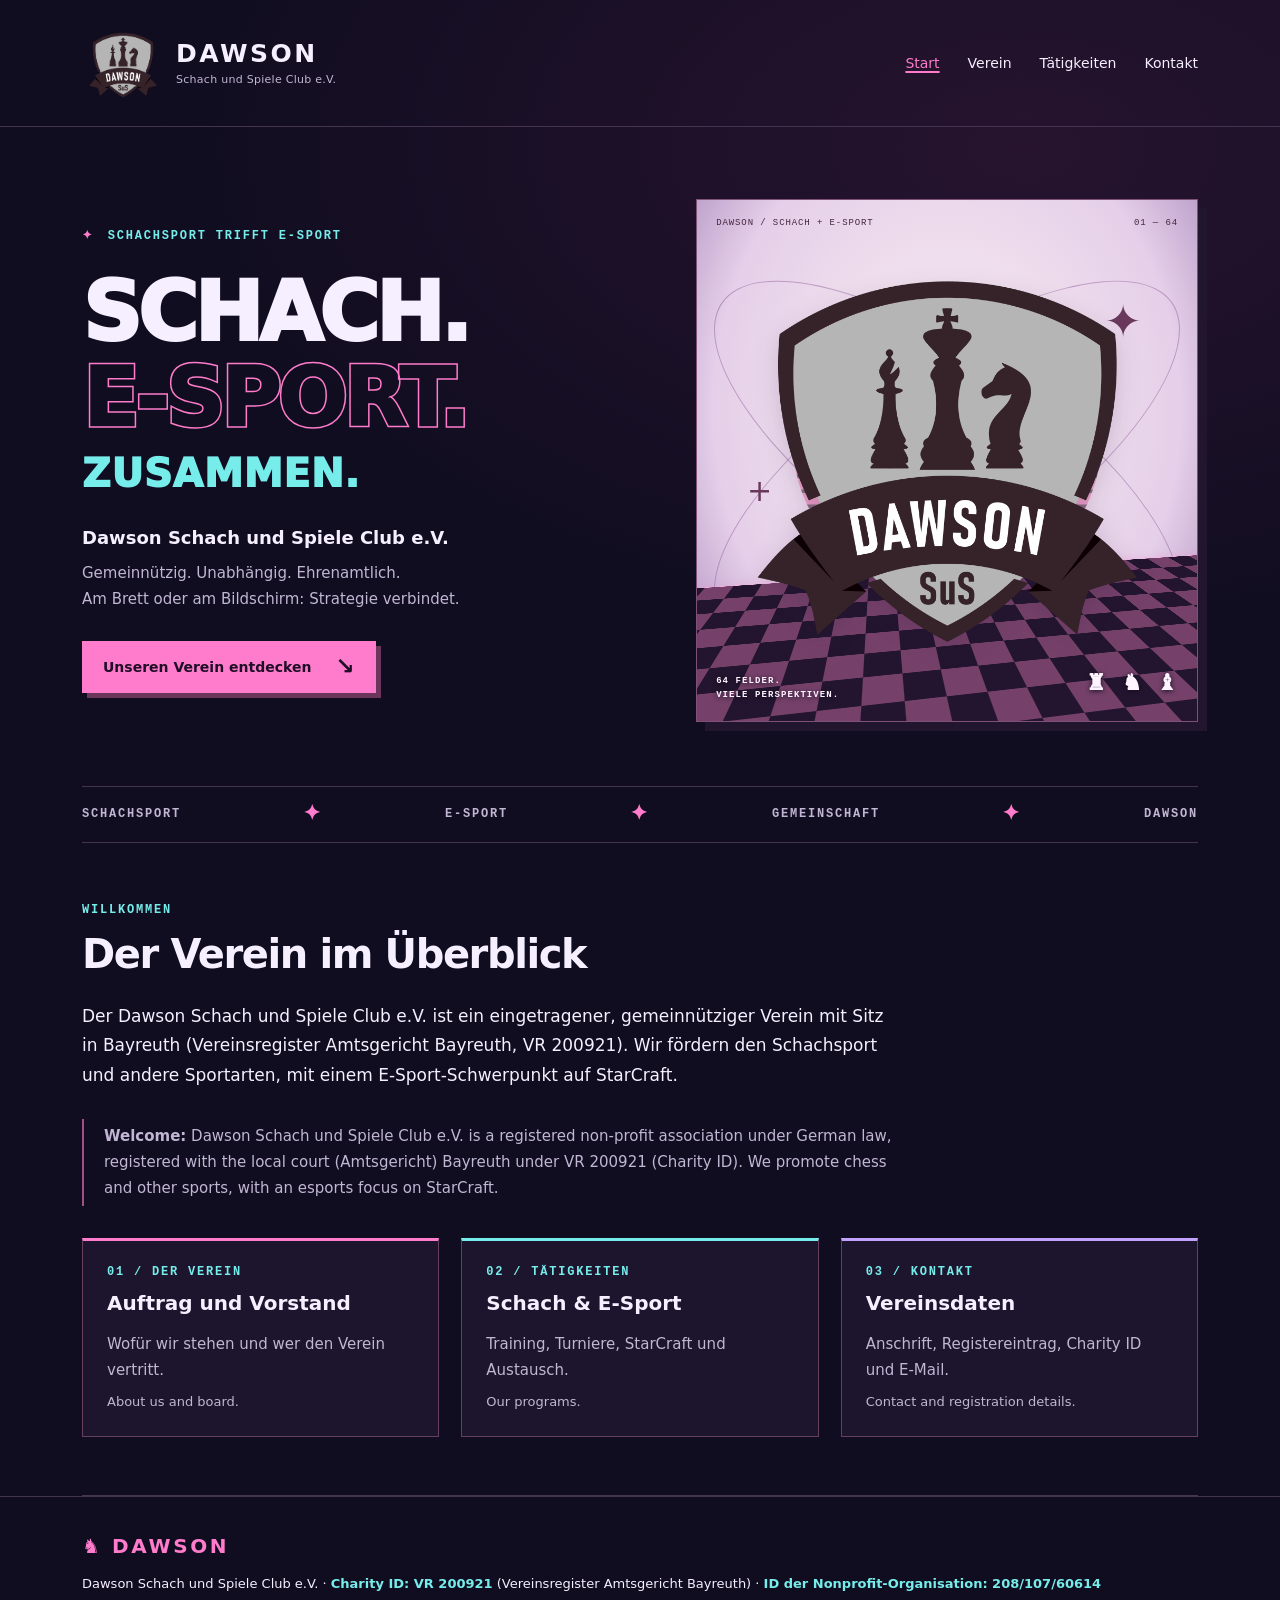
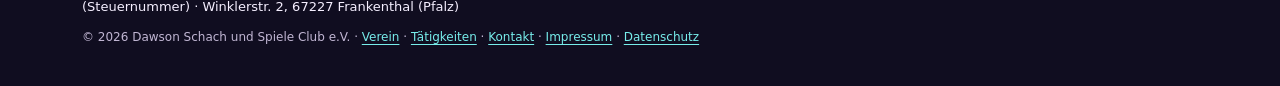
<file: index.html>
<!doctype html>
<html lang="de">
<head>
<meta charset="utf-8">
<meta name="viewport" content="width=device-width,initial-scale=1">
<title>Dawson Schach und Spiele Club e.V.</title>
<meta name="description" content="Dawson Schach und Spiele Club e.V. – gemeinnütziger Verein für Schachsport und E-Sport mit Schwerpunkt StarCraft. Sitz Bayreuth, Vereinsregister VR 200921.">
<link rel="stylesheet" href="style.css?v=20261024">
</head>
<body>
<a class="skip-link" href="#inhalt">Zum Inhalt</a>
<header class="site-header"><div class="wrap masthead">
  <a class="brand" href="index.html" aria-label="Dawson – Startseite"><img class="brand-logo" src="assets/dawson-logo.png" width="82" height="80" alt=""><span>DAWSON<span class="brand-small">Schach und Spiele Club e.V.</span></span></a>
  <nav aria-label="Hauptnavigation"><a href="index.html" aria-current="page">Start</a><a href="verein.html">Verein</a><a href="angebot.html">Tätigkeiten</a><a href="kontakt.html">Kontakt</a></nav>
</div></header>

<main id="inhalt" class="wrap">
<section class="hero" aria-labelledby="hero-title">
  <div class="hero-copy">
    <p class="eyebrow"><span aria-hidden="true">✦</span> Schachsport trifft E-Sport</p>
    <h1 id="hero-title"><span>SCHACH.</span><span class="outline">E-SPORT.</span><span class="hero-together">ZUSAMMEN.</span></h1>
    <p class="hero-intro">Dawson Schach und Spiele Club e.V.</p>
    <p class="hero-detail">Gemeinnützig. Unabhängig. Ehrenamtlich.<br>Am Brett oder am Bildschirm: Strategie verbindet.</p>
    <a class="button" href="verein.html">Unseren Verein entdecken <span aria-hidden="true">↘</span></a>
  </div>
  <div class="chess-art logo-art">
    <div class="art-caption" aria-hidden="true"><span>DAWSON / SCHACH + E-SPORT</span><span>01 — 64</span></div>
    <div class="sun" aria-hidden="true"></div><div class="orbit orbit-one" aria-hidden="true"></div><div class="orbit orbit-two" aria-hidden="true"></div>
    <div class="retro-board" aria-hidden="true"></div>
    <img class="hero-logo" src="assets/dawson-logo.png" width="480" height="467" alt="Vereinslogo des Dawson Schach und Spiele Club: Wappen mit Läufer, König und Springer sowie dem Schriftzug Dawson SuS." fetchpriority="high">
    <span class="art-star star-one" aria-hidden="true">✦</span><span class="art-star star-two" aria-hidden="true">+</span>
    <div class="art-bottom" aria-hidden="true"><span>64 FELDER.<br>VIELE PERSPEKTIVEN.</span><span>♜ ♞ ♝</span></div>
  </div>
</section>
<div class="ribbon" aria-hidden="true"><span>SCHACHSPORT</span><b>✦</b><span>E-SPORT</span><b>✦</b><span>GEMEINSCHAFT</span><b>✦</b><span>DAWSON</span></div>

<section class="content-section overview" aria-labelledby="ueberblick">
  <p class="section-label">Willkommen</p>
  <h2 id="ueberblick">Der Verein im Überblick</h2>
  <p>Der Dawson Schach und Spiele Club e.V. ist ein eingetragener, gemeinnütziger Verein mit Sitz in Bayreuth
  (Vereinsregister Amtsgericht Bayreuth, VR 200921). Wir fördern den Schachsport und andere Sportarten,
  mit einem E-Sport-Schwerpunkt auf StarCraft.</p>
  <p class="en" lang="en"><strong>Welcome:</strong> Dawson Schach und Spiele Club e.V. is a registered non-profit
  association under German law, registered with the local court (Amtsgericht) Bayreuth under VR 200921 (Charity ID).
  We promote chess and other sports, with an esports focus on StarCraft.</p>
  <ul class="teasers">
    <li><a href="verein.html"><span class="section-label">01 / Der Verein</span><strong>Auftrag und Vorstand</strong>Wofür wir stehen und wer den Verein vertritt. <span class="en-inline" lang="en">About us and board.</span></a></li>
    <li><a href="angebot.html"><span class="section-label">02 / Tätigkeiten</span><strong>Schach &amp; E-Sport</strong>Training, Turniere, StarCraft und Austausch. <span class="en-inline" lang="en">Our programs.</span></a></li>
    <li><a href="kontakt.html"><span class="section-label">03 / Kontakt</span><strong>Vereinsdaten</strong>Anschrift, Registereintrag, Charity ID und E-Mail. <span class="en-inline" lang="en">Contact and registration details.</span></a></li>
  </ul>
</section>
</main>

<footer><div class="wrap"><span class="footer-brand">♞ DAWSON</span>
<p class="footer-id">Dawson Schach und Spiele Club e.V. · <strong>Charity ID: VR 200921</strong> (Vereinsregister Amtsgericht Bayreuth) · <strong>ID der Nonprofit-Organisation: 208/107/60614</strong> (Steuernummer) · Winklerstr. 2, 67227 Frankenthal (Pfalz)</p>
<p>© 2026 Dawson Schach und Spiele Club e.V. · <a href="verein.html">Verein</a> · <a href="angebot.html">Tätigkeiten</a> · <a href="kontakt.html">Kontakt</a> · <a href="impressum.html">Impressum</a> · <a href="datenschutz.html">Datenschutz</a></p>
</div></footer>
</body>
</html>
</file>
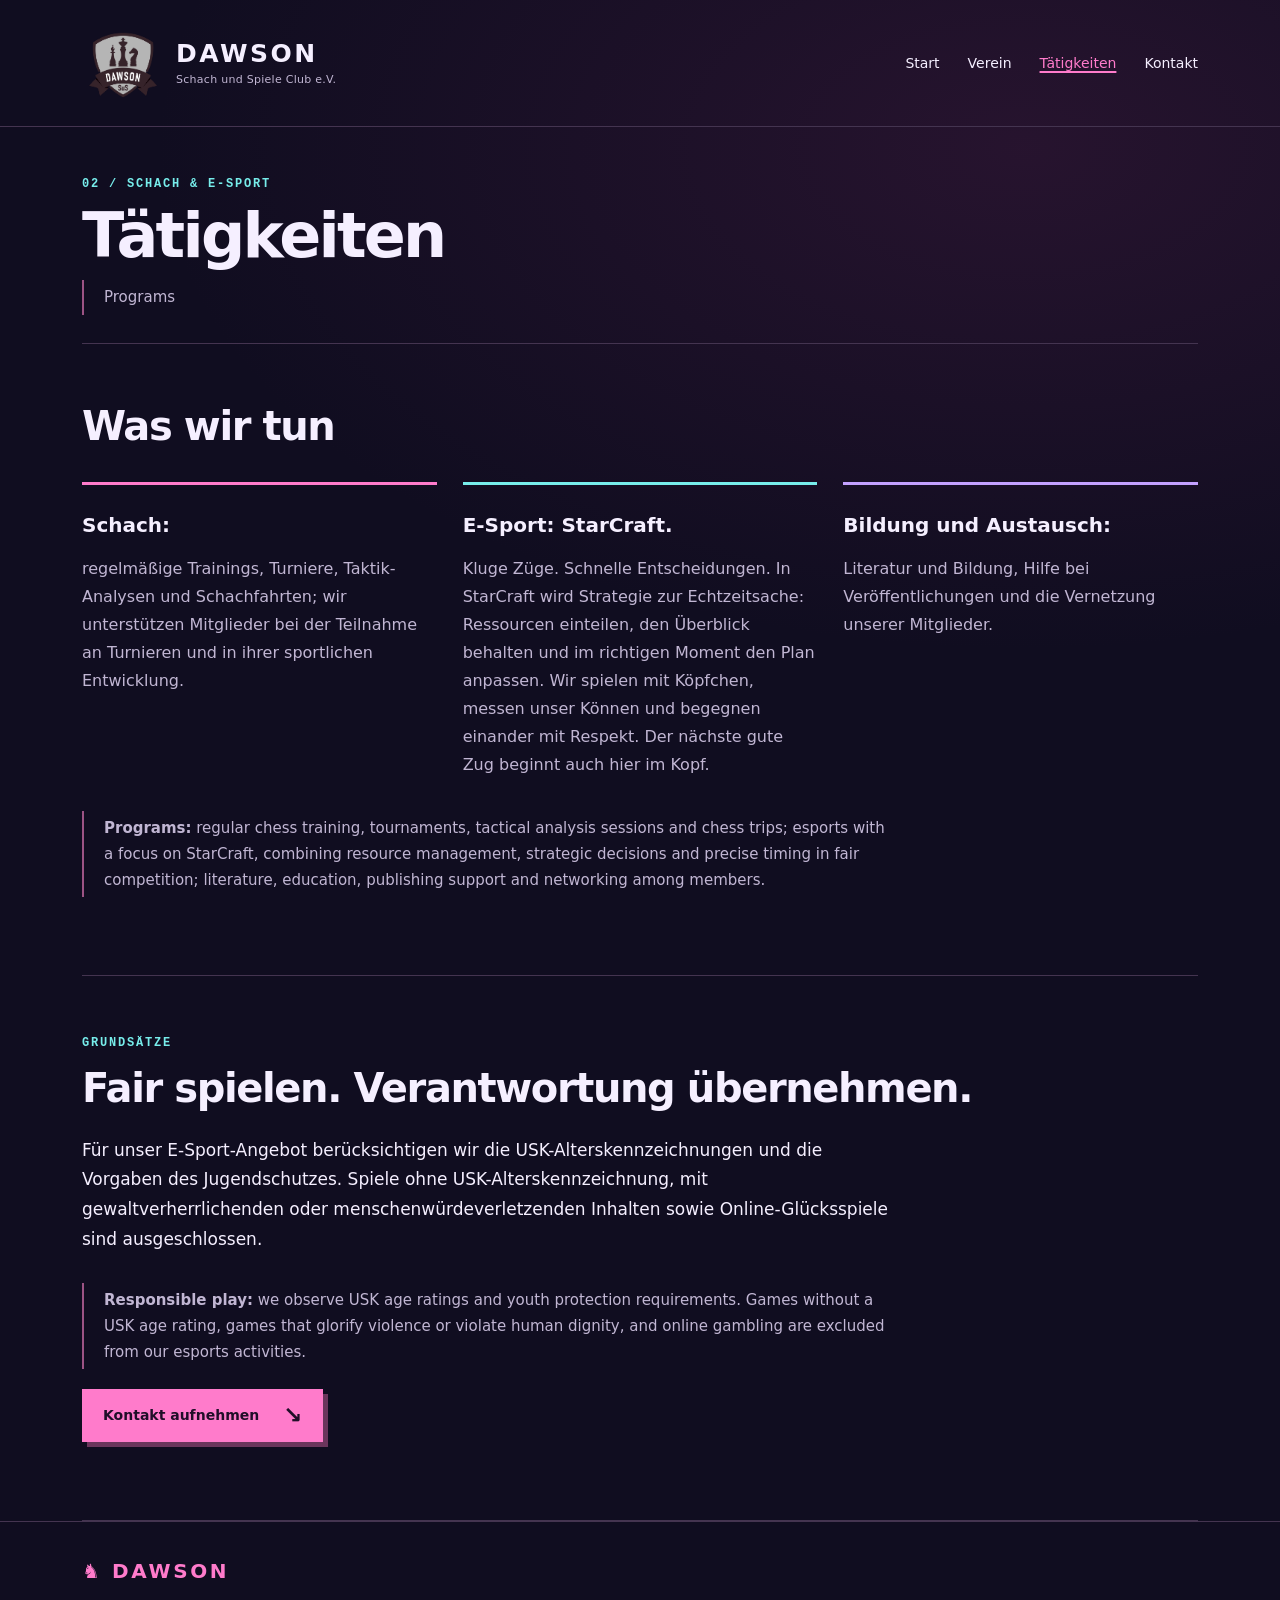
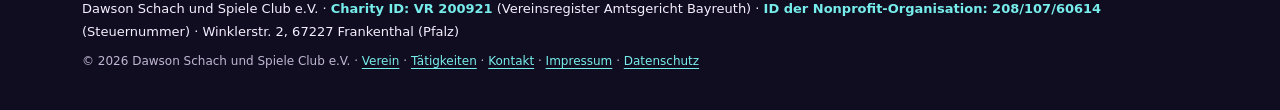
<file: angebot.html>
<!doctype html>
<html lang="de">
<head>
<meta charset="utf-8">
<meta name="viewport" content="width=device-width,initial-scale=1">
<title>Tätigkeiten – Dawson Schach und Spiele Club e.V.</title>
<meta name="description" content="Schach, E-Sport mit Schwerpunkt StarCraft, Bildung und Austausch: die Tätigkeiten des Dawson Schach und Spiele Club e.V.">
<link rel="stylesheet" href="style.css?v=20261024">
</head>
<body>
<a class="skip-link" href="#inhalt">Zum Inhalt</a>
<header class="site-header"><div class="wrap masthead">
  <a class="brand" href="index.html" aria-label="Dawson – Startseite"><img class="brand-logo" src="assets/dawson-logo.png" width="82" height="80" alt=""><span>DAWSON<span class="brand-small">Schach und Spiele Club e.V.</span></span></a>
  <nav aria-label="Hauptnavigation"><a href="index.html">Start</a><a href="verein.html">Verein</a><a href="angebot.html" aria-current="page">Tätigkeiten</a><a href="kontakt.html">Kontakt</a></nav>
</div></header>

<main id="inhalt" class="wrap">
<div class="page-head">
  <p class="section-label">02 / Schach &amp; E-Sport</p>
  <h1>Tätigkeiten</h1>
  <p class="en" lang="en">Programs</p>
</div>

<section class="content-section programs" aria-labelledby="was-wir-tun">
  <h2 id="was-wir-tun">Was wir tun</h2>
  <ul>
    <li><strong>Schach:</strong> regelmäßige Trainings, Turniere, Taktik-Analysen und Schachfahrten; wir
    unterstützen Mitglieder bei der Teilnahme an Turnieren und in ihrer sportlichen Entwicklung.</li>
    <li><strong>E-Sport: StarCraft.</strong> Kluge Züge. Schnelle Entscheidungen.
    In StarCraft wird Strategie zur Echtzeitsache: Ressourcen einteilen, den Überblick behalten und im
    richtigen Moment den Plan anpassen. Wir spielen mit Köpfchen, messen unser Können und begegnen
    einander mit Respekt. Der nächste gute Zug beginnt auch hier im Kopf.</li>
    <li><strong>Bildung und Austausch:</strong> Literatur und Bildung, Hilfe bei Veröffentlichungen und die
    Vernetzung unserer Mitglieder.</li>
  </ul>
  <p class="en" lang="en"><strong>Programs:</strong> regular chess training, tournaments, tactical analysis
  sessions and chess trips; esports with a focus on StarCraft, combining resource management, strategic
  decisions and precise timing in fair competition; literature, education, publishing support and networking
  among members.</p>
</section>

<section class="content-section" aria-labelledby="fair-play">
  <p class="section-label">Grundsätze</p>
  <h2 id="fair-play">Fair spielen. Verantwortung übernehmen.</h2>
  <p>Für unser E-Sport-Angebot berücksichtigen wir die USK-Alterskennzeichnungen und die Vorgaben des Jugendschutzes.
  Spiele ohne USK-Alterskennzeichnung, mit gewaltverherrlichenden oder menschenwürdeverletzenden Inhalten
  sowie Online-Glücksspiele sind ausgeschlossen.</p>
  <p class="en" lang="en"><strong>Responsible play:</strong> we observe USK age ratings and youth protection
  requirements. Games without a USK age rating, games that glorify violence or violate human dignity,
  and online gambling are excluded from our esports activities.</p>
  <p><a class="button" href="kontakt.html">Kontakt aufnehmen <span aria-hidden="true">↘</span></a></p>
</section>
</main>

<footer><div class="wrap"><span class="footer-brand">♞ DAWSON</span>
<p class="footer-id">Dawson Schach und Spiele Club e.V. · <strong>Charity ID: VR 200921</strong> (Vereinsregister Amtsgericht Bayreuth) · <strong>ID der Nonprofit-Organisation: 208/107/60614</strong> (Steuernummer) · Winklerstr. 2, 67227 Frankenthal (Pfalz)</p>
<p>© 2026 Dawson Schach und Spiele Club e.V. · <a href="verein.html">Verein</a> · <a href="angebot.html">Tätigkeiten</a> · <a href="kontakt.html">Kontakt</a> · <a href="impressum.html">Impressum</a> · <a href="datenschutz.html">Datenschutz</a></p>
</div></footer>
</body>
</html>
</file>
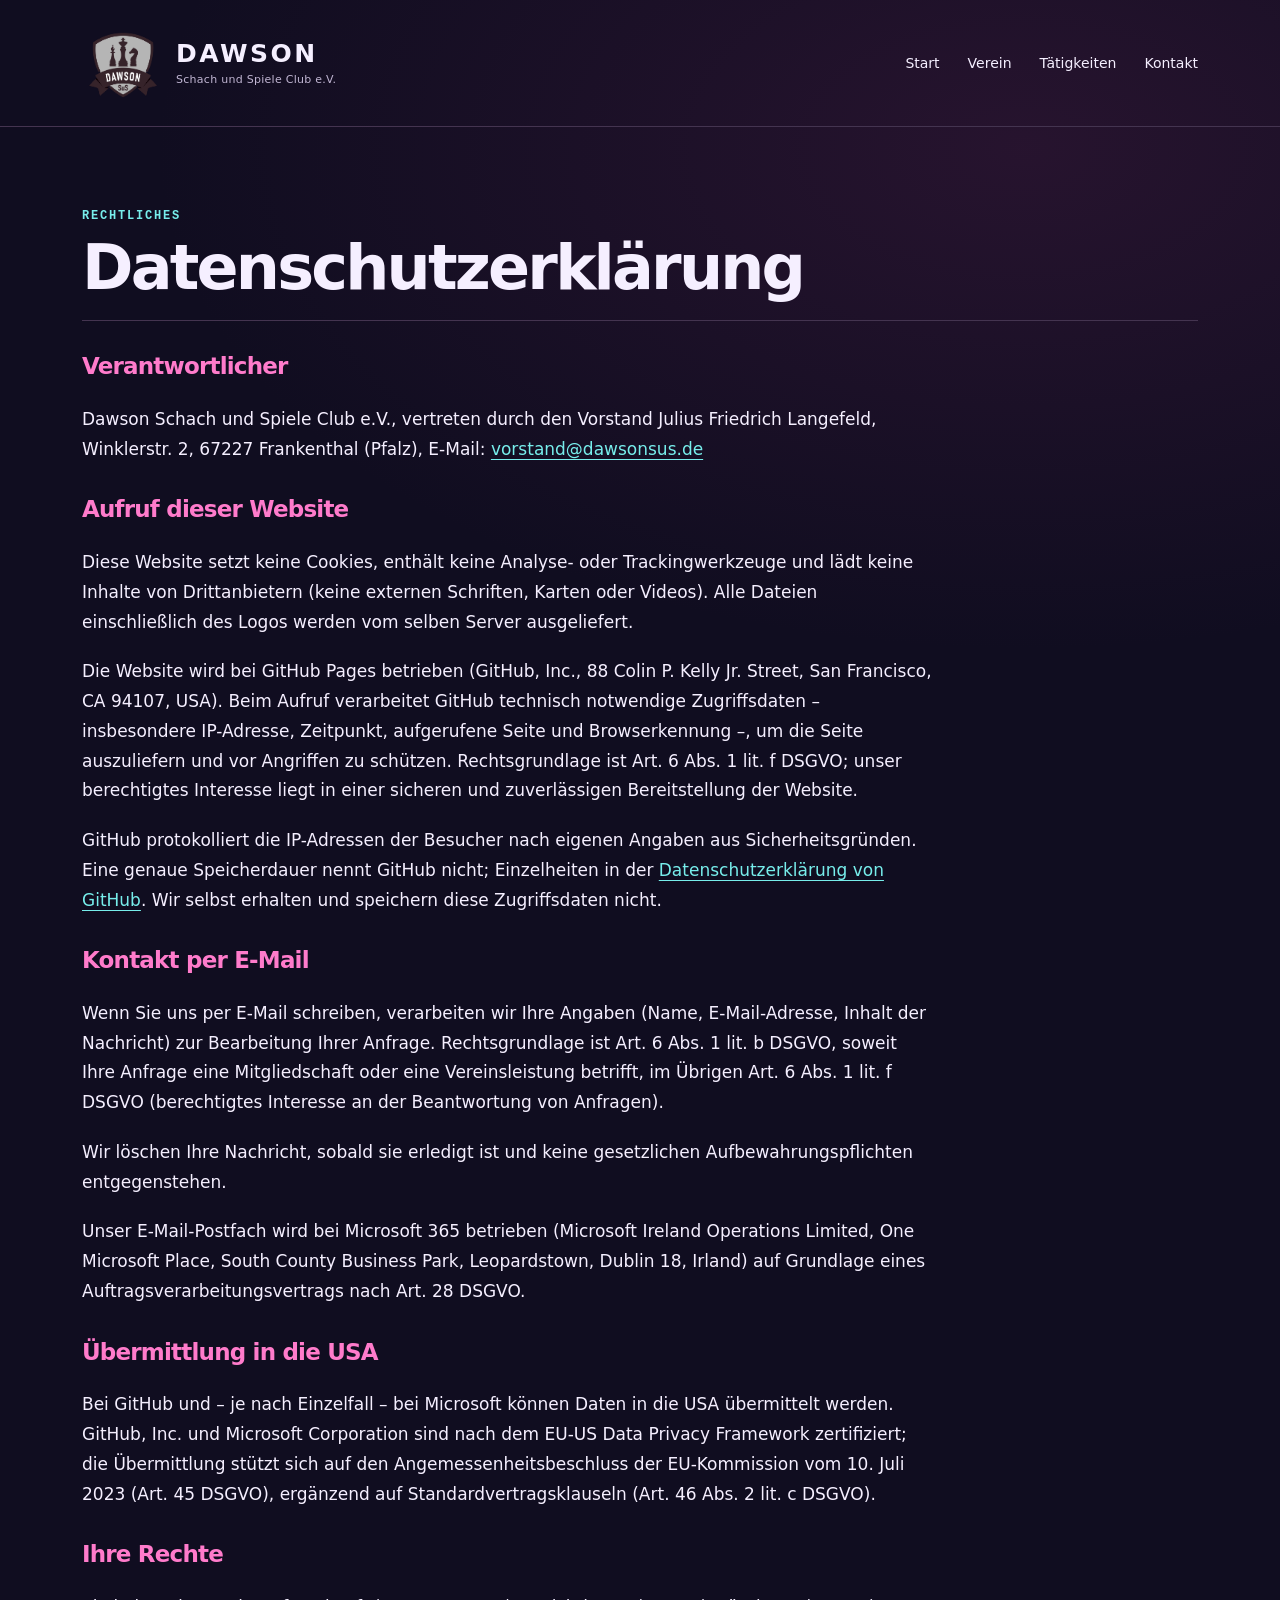
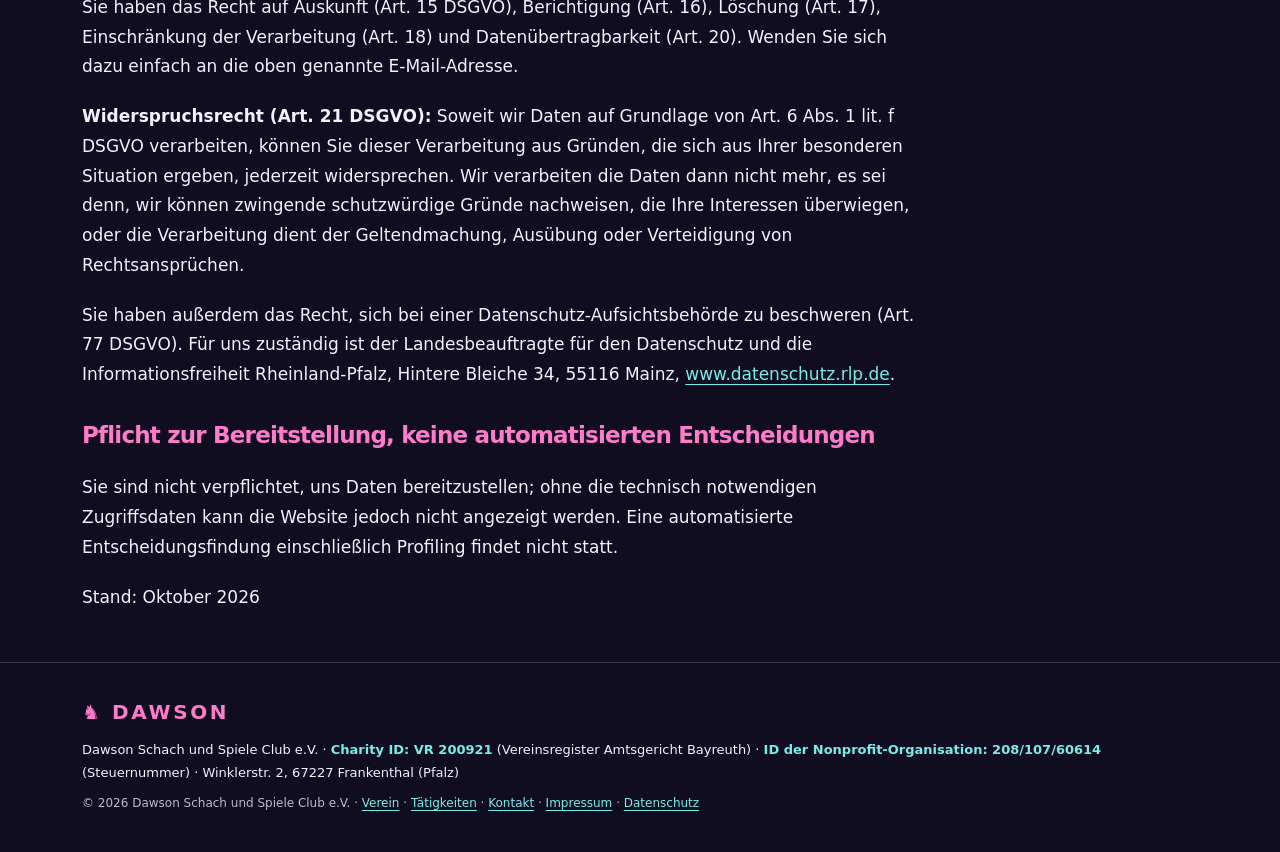
<file: datenschutz.html>
<!doctype html>
<html lang="de"><head><meta charset="utf-8"><meta name="viewport" content="width=device-width,initial-scale=1">
<title>Datenschutz – Dawson Schach und Spiele Club e.V.</title><link rel="stylesheet" href="style.css?v=20261024"></head>
<body class="legal-page"><a class="skip-link" href="#inhalt">Zum Inhalt</a><header class="site-header"><div class="wrap masthead">
  <a class="brand" href="index.html" aria-label="Dawson – Startseite"><img class="brand-logo" src="assets/dawson-logo.png" width="82" height="80" alt=""><span>DAWSON<span class="brand-small">Schach und Spiele Club e.V.</span></span></a>
  <nav aria-label="Hauptnavigation"><a href="index.html">Start</a><a href="verein.html">Verein</a><a href="angebot.html">Tätigkeiten</a><a href="kontakt.html">Kontakt</a></nav>
</div></header>
<main class="wrap" id="inhalt">
<div class="page-head"><p class="section-label">Rechtliches</p><h1>Datenschutzerklärung</h1></div>
<h2>Verantwortlicher</h2>
<p>Dawson Schach und Spiele Club e.V., vertreten durch den Vorstand Julius Friedrich Langefeld,
Winklerstr. 2, 67227 Frankenthal (Pfalz), E-Mail: <a href="mailto:vorstand@dawsonsus.de">vorstand@dawsonsus.de</a></p>

<h2>Aufruf dieser Website</h2>
<p>Diese Website setzt keine Cookies, enthält keine Analyse- oder Trackingwerkzeuge und lädt keine Inhalte
von Drittanbietern (keine externen Schriften, Karten oder Videos). Alle Dateien einschließlich des Logos werden
vom selben Server ausgeliefert.</p>
<p>Die Website wird bei GitHub Pages betrieben (GitHub, Inc., 88 Colin P. Kelly Jr. Street, San Francisco,
CA 94107, USA). Beim Aufruf verarbeitet GitHub technisch notwendige Zugriffsdaten – insbesondere IP-Adresse,
Zeitpunkt, aufgerufene Seite und Browserkennung –, um die Seite auszuliefern und vor Angriffen zu schützen.
Rechtsgrundlage ist Art. 6 Abs. 1 lit. f DSGVO; unser berechtigtes Interesse liegt in einer sicheren und
zuverlässigen Bereitstellung der Website.</p>
<p>GitHub protokolliert die IP-Adressen der Besucher nach eigenen Angaben aus Sicherheitsgründen. Eine genaue
Speicherdauer nennt GitHub nicht; Einzelheiten in der
<a href="https://docs.github.com/de/site-policy/privacy-policies/github-general-privacy-statement">Datenschutzerklärung von GitHub</a>.
Wir selbst erhalten und speichern diese Zugriffsdaten nicht.</p>

<h2>Kontakt per E-Mail</h2>
<p>Wenn Sie uns per E-Mail schreiben, verarbeiten wir Ihre Angaben (Name, E-Mail-Adresse, Inhalt der Nachricht)
zur Bearbeitung Ihrer Anfrage. Rechtsgrundlage ist Art. 6 Abs. 1 lit. b DSGVO, soweit Ihre Anfrage eine
Mitgliedschaft oder eine Vereinsleistung betrifft, im Übrigen Art. 6 Abs. 1 lit. f DSGVO (berechtigtes
Interesse an der Beantwortung von Anfragen).</p>
<p>Wir löschen Ihre Nachricht, sobald sie erledigt ist und keine gesetzlichen Aufbewahrungspflichten
entgegenstehen.</p>
<p>Unser E-Mail-Postfach wird bei Microsoft 365 betrieben (Microsoft Ireland Operations Limited, One Microsoft
Place, South County Business Park, Leopardstown, Dublin 18, Irland) auf Grundlage eines
Auftragsverarbeitungsvertrags nach Art. 28 DSGVO.</p>

<h2>Übermittlung in die USA</h2>
<p>Bei GitHub und – je nach Einzelfall – bei Microsoft können Daten in die USA übermittelt werden. GitHub, Inc.
und Microsoft Corporation sind nach dem EU-US Data Privacy Framework zertifiziert; die Übermittlung stützt sich
auf den Angemessenheitsbeschluss der EU-Kommission vom 10. Juli 2023 (Art. 45 DSGVO), ergänzend auf
Standardvertragsklauseln (Art. 46 Abs. 2 lit. c DSGVO).</p>

<h2>Ihre Rechte</h2>
<p>Sie haben das Recht auf Auskunft (Art. 15 DSGVO), Berichtigung (Art. 16), Löschung (Art. 17),
Einschränkung der Verarbeitung (Art. 18) und Datenübertragbarkeit (Art. 20). Wenden Sie sich dazu einfach an
die oben genannte E-Mail-Adresse.</p>
<p><strong>Widerspruchsrecht (Art. 21 DSGVO):</strong> Soweit wir Daten auf Grundlage von Art. 6 Abs. 1 lit. f
DSGVO verarbeiten, können Sie dieser Verarbeitung aus Gründen, die sich aus Ihrer besonderen Situation ergeben,
jederzeit widersprechen. Wir verarbeiten die Daten dann nicht mehr, es sei denn, wir können zwingende
schutzwürdige Gründe nachweisen, die Ihre Interessen überwiegen, oder die Verarbeitung dient der Geltendmachung,
Ausübung oder Verteidigung von Rechtsansprüchen.</p>
<p>Sie haben außerdem das Recht, sich bei einer Datenschutz-Aufsichtsbehörde zu beschweren (Art. 77 DSGVO).
Für uns zuständig ist der Landesbeauftragte für den Datenschutz und die Informationsfreiheit Rheinland-Pfalz,
Hintere Bleiche 34, 55116 Mainz, <a href="https://www.datenschutz.rlp.de">www.datenschutz.rlp.de</a>.</p>

<h2>Pflicht zur Bereitstellung, keine automatisierten Entscheidungen</h2>
<p>Sie sind nicht verpflichtet, uns Daten bereitzustellen; ohne die technisch notwendigen Zugriffsdaten kann die
Website jedoch nicht angezeigt werden. Eine automatisierte Entscheidungsfindung einschließlich Profiling findet
nicht statt.</p>

<p class="stand">Stand: Oktober 2026</p>
</main>
<footer><div class="wrap"><span class="footer-brand">♞ DAWSON</span>
<p class="footer-id">Dawson Schach und Spiele Club e.V. · <strong>Charity ID: VR 200921</strong> (Vereinsregister Amtsgericht Bayreuth) · <strong>ID der Nonprofit-Organisation: 208/107/60614</strong> (Steuernummer) · Winklerstr. 2, 67227 Frankenthal (Pfalz)</p>
<p>© 2026 Dawson Schach und Spiele Club e.V. · <a href="verein.html">Verein</a> · <a href="angebot.html">Tätigkeiten</a> · <a href="kontakt.html">Kontakt</a> · <a href="impressum.html">Impressum</a> · <a href="datenschutz.html">Datenschutz</a></p>
</div></footer></body></html>
</file>
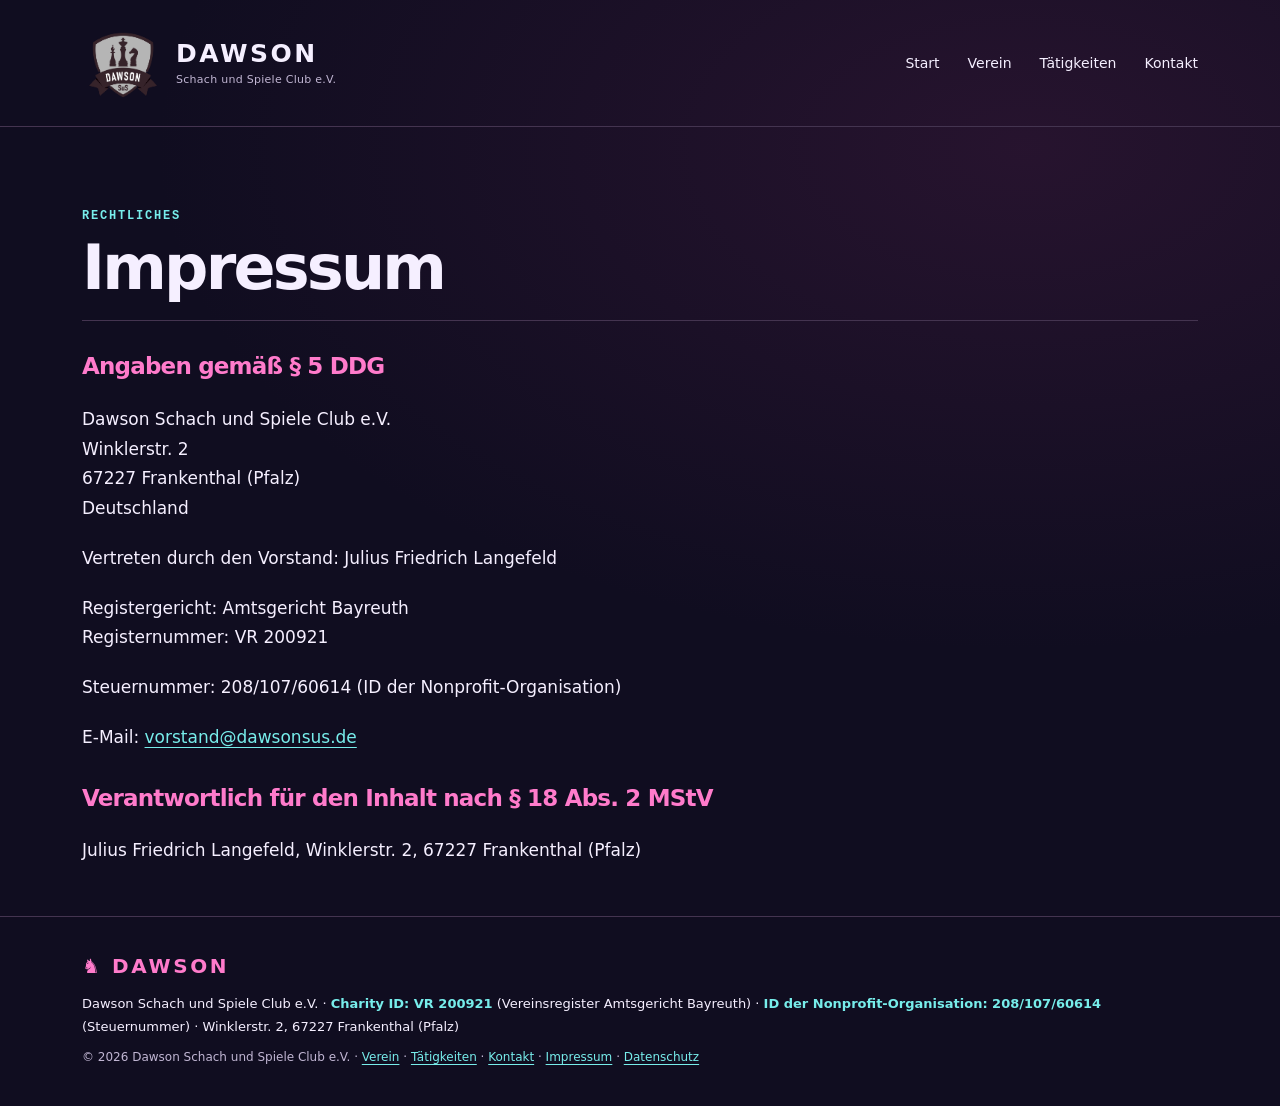
<file: impressum.html>
<!doctype html>
<html lang="de"><head><meta charset="utf-8"><meta name="viewport" content="width=device-width,initial-scale=1">
<title>Impressum – Dawson Schach und Spiele Club e.V.</title><link rel="stylesheet" href="style.css?v=20261024"></head>
<body class="legal-page"><a class="skip-link" href="#inhalt">Zum Inhalt</a><header class="site-header"><div class="wrap masthead">
  <a class="brand" href="index.html" aria-label="Dawson – Startseite"><img class="brand-logo" src="assets/dawson-logo.png" width="82" height="80" alt=""><span>DAWSON<span class="brand-small">Schach und Spiele Club e.V.</span></span></a>
  <nav aria-label="Hauptnavigation"><a href="index.html">Start</a><a href="verein.html">Verein</a><a href="angebot.html">Tätigkeiten</a><a href="kontakt.html">Kontakt</a></nav>
</div></header>
<main class="wrap" id="inhalt">
<div class="page-head"><p class="section-label">Rechtliches</p><h1>Impressum</h1></div>
<h2>Angaben gemäß § 5 DDG</h2>
<p>Dawson Schach und Spiele Club e.V.<br>Winklerstr. 2<br>67227 Frankenthal (Pfalz)<br>Deutschland</p>
<p>Vertreten durch den Vorstand: Julius Friedrich Langefeld</p>
<p>Registergericht: Amtsgericht Bayreuth<br>Registernummer: VR 200921</p>
<p>Steuernummer: 208/107/60614 (ID der Nonprofit-Organisation)</p>
<p>E-Mail: <a href="mailto:vorstand@dawsonsus.de">vorstand@dawsonsus.de</a></p>
<h2>Verantwortlich für den Inhalt nach § 18 Abs. 2 MStV</h2>
<p>Julius Friedrich Langefeld, Winklerstr. 2, 67227 Frankenthal (Pfalz)</p>
</main>
<footer><div class="wrap"><span class="footer-brand">♞ DAWSON</span>
<p class="footer-id">Dawson Schach und Spiele Club e.V. · <strong>Charity ID: VR 200921</strong> (Vereinsregister Amtsgericht Bayreuth) · <strong>ID der Nonprofit-Organisation: 208/107/60614</strong> (Steuernummer) · Winklerstr. 2, 67227 Frankenthal (Pfalz)</p>
<p>© 2026 Dawson Schach und Spiele Club e.V. · <a href="verein.html">Verein</a> · <a href="angebot.html">Tätigkeiten</a> · <a href="kontakt.html">Kontakt</a> · <a href="impressum.html">Impressum</a> · <a href="datenschutz.html">Datenschutz</a></p>
</div></footer></body></html>
</file>
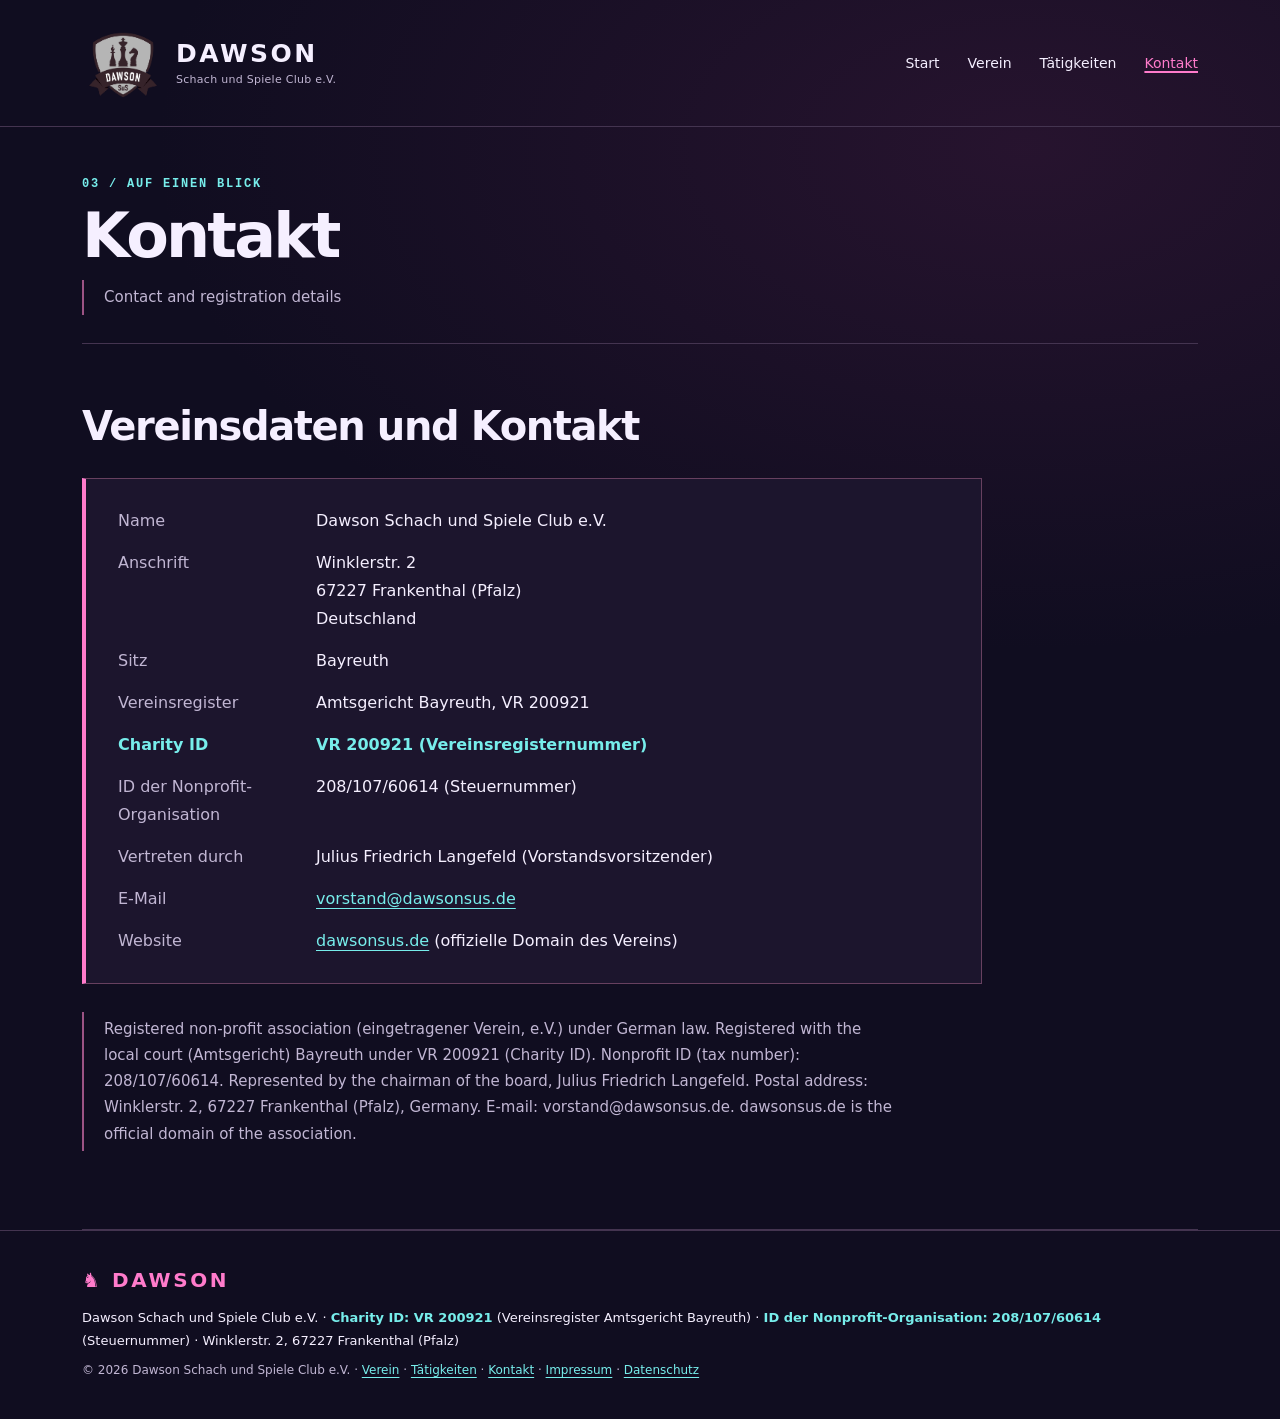
<file: kontakt.html>
<!doctype html>
<html lang="de">
<head>
<meta charset="utf-8">
<meta name="viewport" content="width=device-width,initial-scale=1">
<title>Kontakt – Dawson Schach und Spiele Club e.V.</title>
<meta name="description" content="Vereinsdaten und Kontakt: Dawson Schach und Spiele Club e.V., Amtsgericht Bayreuth VR 200921, Winklerstr. 2, 67227 Frankenthal (Pfalz).">
<link rel="stylesheet" href="style.css?v=20261024">
</head>
<body>
<a class="skip-link" href="#inhalt">Zum Inhalt</a>
<header class="site-header"><div class="wrap masthead">
  <a class="brand" href="index.html" aria-label="Dawson – Startseite"><img class="brand-logo" src="assets/dawson-logo.png" width="82" height="80" alt=""><span>DAWSON<span class="brand-small">Schach und Spiele Club e.V.</span></span></a>
  <nav aria-label="Hauptnavigation"><a href="index.html">Start</a><a href="verein.html">Verein</a><a href="angebot.html">Tätigkeiten</a><a href="kontakt.html" aria-current="page">Kontakt</a></nav>
</div></header>

<main id="inhalt" class="wrap">
<div class="page-head">
  <p class="section-label">03 / Auf einen Blick</p>
  <h1>Kontakt</h1>
  <p class="en" lang="en">Contact and registration details</p>
</div>

<section class="content-section contact" aria-labelledby="vereinsdaten">
  <h2 id="vereinsdaten">Vereinsdaten und Kontakt</h2>
  <div class="card">
  <dl>
    <dt>Name</dt><dd>Dawson Schach und Spiele Club e.V.</dd>
    <dt>Anschrift</dt><dd>Winklerstr. 2<br>67227 Frankenthal (Pfalz)<br>Deutschland</dd>
    <dt>Sitz</dt><dd>Bayreuth</dd>
    <dt>Vereinsregister</dt><dd>Amtsgericht Bayreuth, VR 200921</dd>
    <dt>Charity ID</dt><dd>VR 200921 (Vereinsregisternummer)</dd>
    <dt>ID der Nonprofit-Organisation</dt><dd>208/107/60614 (Steuernummer)</dd>
    <dt>Vertreten durch</dt><dd>Julius Friedrich Langefeld (Vorstandsvorsitzender)</dd>
    <dt>E-Mail</dt><dd><a href="mailto:vorstand@dawsonsus.de">vorstand@dawsonsus.de</a></dd>
    <dt>Website</dt><dd><a href="https://dawsonsus.de/">dawsonsus.de</a> (offizielle Domain des Vereins)</dd>
  </dl>
  </div>
  <p class="en" lang="en">Registered non-profit association (eingetragener Verein, e.V.) under German law.
  Registered with the local court (Amtsgericht) Bayreuth under VR 200921 (Charity ID). Nonprofit ID (tax number): 208/107/60614. Represented by the chairman
  of the board, Julius Friedrich Langefeld. Postal address: Winklerstr. 2, 67227 Frankenthal (Pfalz), Germany.
  E-mail: vorstand@dawsonsus.de. dawsonsus.de is the official domain of the association.</p>
</section>
</main>

<footer><div class="wrap"><span class="footer-brand">♞ DAWSON</span>
<p class="footer-id">Dawson Schach und Spiele Club e.V. · <strong>Charity ID: VR 200921</strong> (Vereinsregister Amtsgericht Bayreuth) · <strong>ID der Nonprofit-Organisation: 208/107/60614</strong> (Steuernummer) · Winklerstr. 2, 67227 Frankenthal (Pfalz)</p>
<p>© 2026 Dawson Schach und Spiele Club e.V. · <a href="verein.html">Verein</a> · <a href="angebot.html">Tätigkeiten</a> · <a href="kontakt.html">Kontakt</a> · <a href="impressum.html">Impressum</a> · <a href="datenschutz.html">Datenschutz</a></p>
</div></footer>
</body>
</html>
</file>
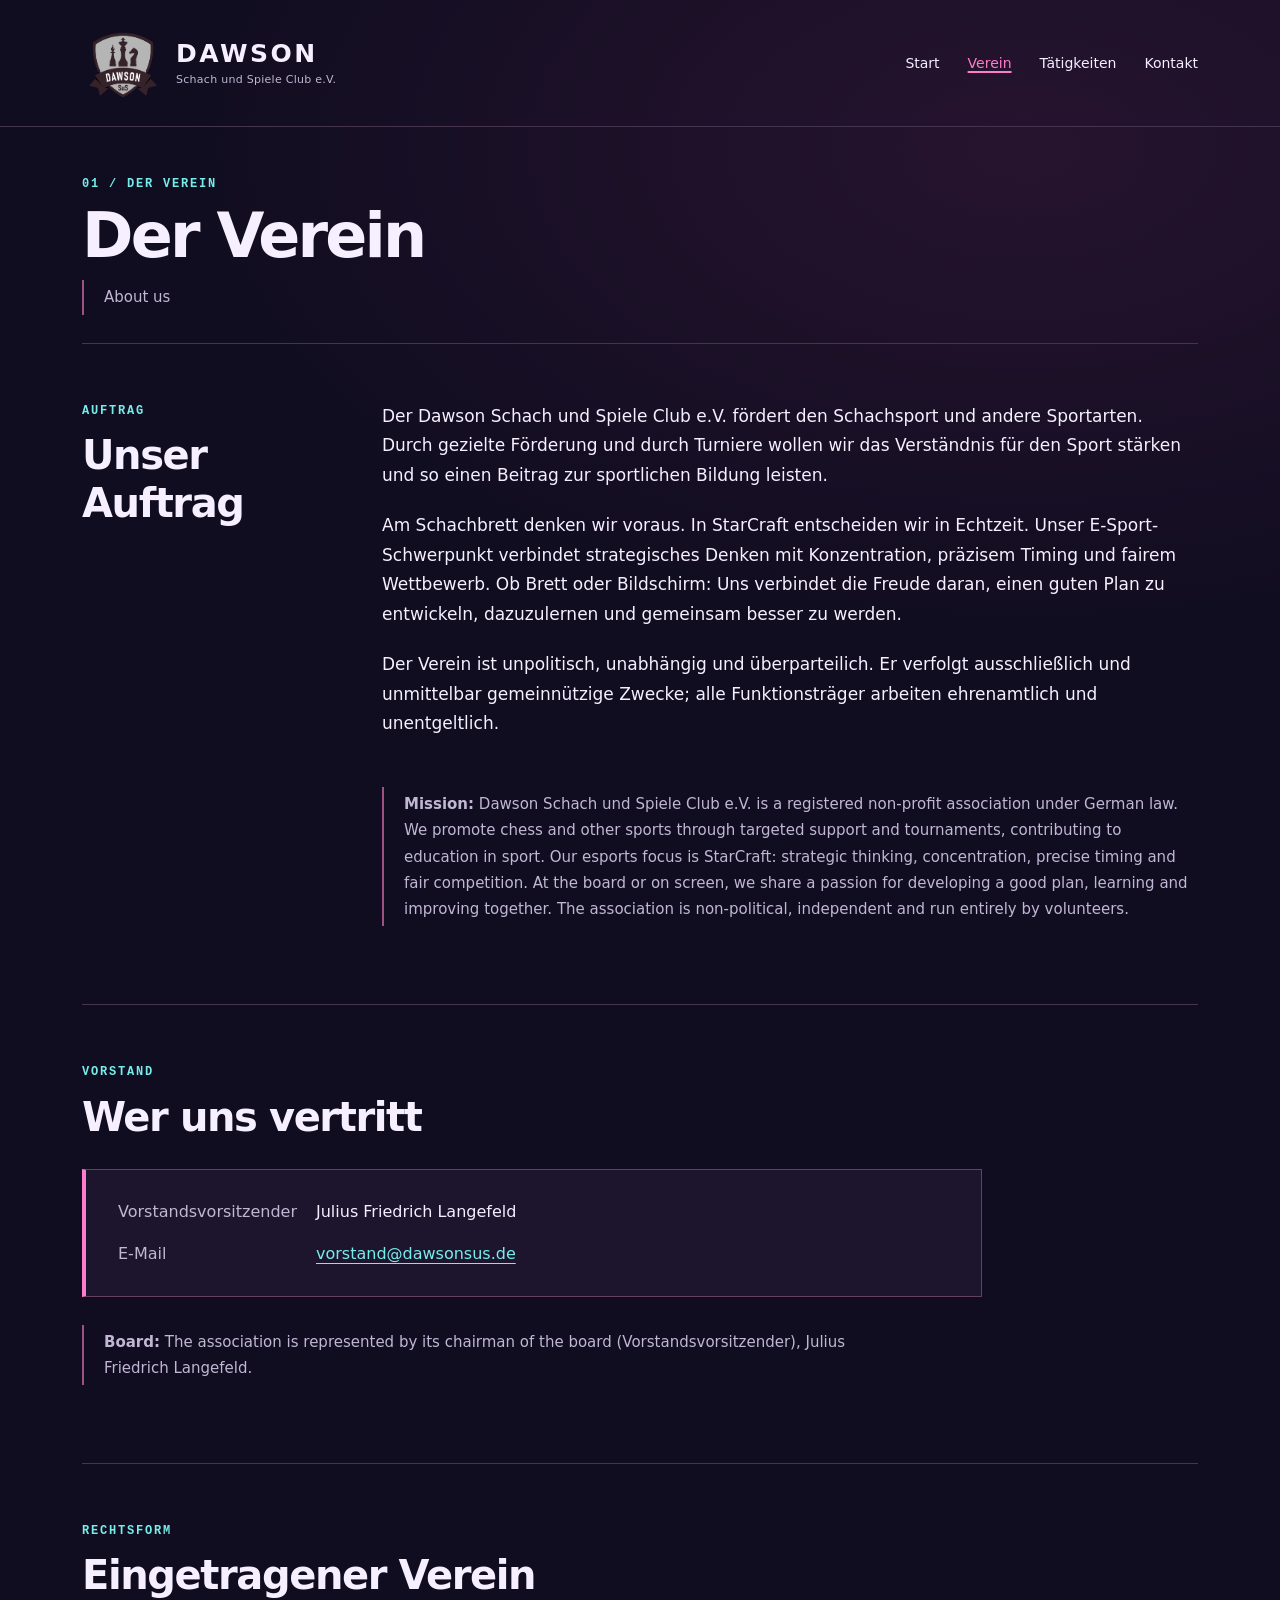
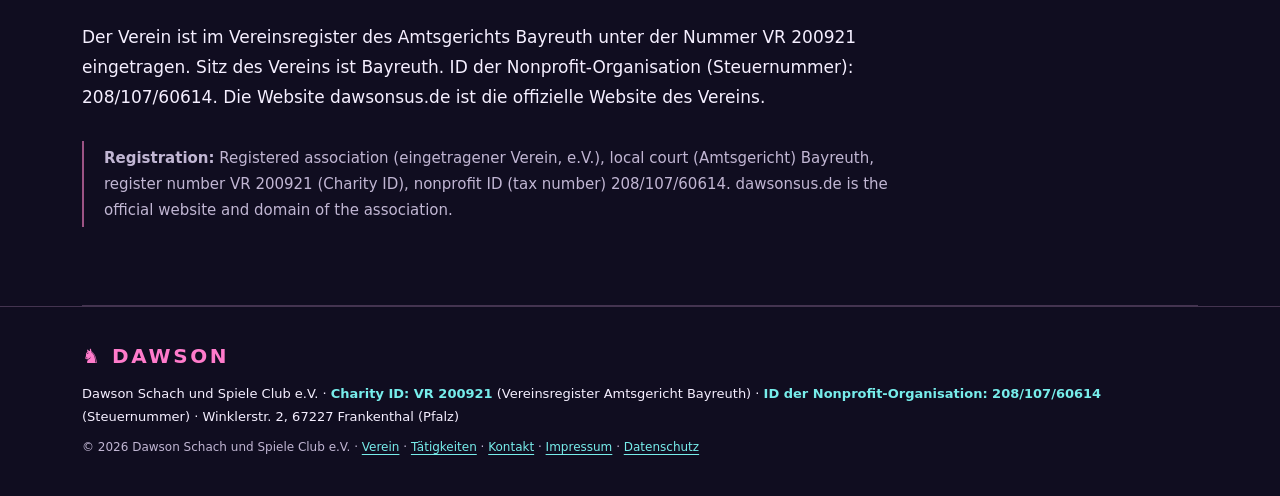
<file: verein.html>
<!doctype html>
<html lang="de">
<head>
<meta charset="utf-8">
<meta name="viewport" content="width=device-width,initial-scale=1">
<title>Der Verein – Dawson Schach und Spiele Club e.V.</title>
<meta name="description" content="Auftrag und Vorstand des Dawson Schach und Spiele Club e.V., gemeinnütziger Verein mit Sitz in Bayreuth (VR 200921).">
<link rel="stylesheet" href="style.css?v=20261024">
</head>
<body>
<a class="skip-link" href="#inhalt">Zum Inhalt</a>
<header class="site-header"><div class="wrap masthead">
  <a class="brand" href="index.html" aria-label="Dawson – Startseite"><img class="brand-logo" src="assets/dawson-logo.png" width="82" height="80" alt=""><span>DAWSON<span class="brand-small">Schach und Spiele Club e.V.</span></span></a>
  <nav aria-label="Hauptnavigation"><a href="index.html">Start</a><a href="verein.html" aria-current="page">Verein</a><a href="angebot.html">Tätigkeiten</a><a href="kontakt.html">Kontakt</a></nav>
</div></header>

<main id="inhalt" class="wrap">
<div class="page-head">
  <p class="section-label">01 / Der Verein</p>
  <h1>Der Verein</h1>
  <p class="en" lang="en">About us</p>
</div>

<section class="content-section mission" aria-labelledby="auftrag">
  <p class="section-label">Auftrag</p>
  <h2 id="auftrag">Unser Auftrag</h2>
  <p>Der Dawson Schach und Spiele Club e.V. fördert den Schachsport und andere Sportarten. Durch gezielte
  Förderung und durch Turniere wollen wir das Verständnis für den Sport stärken und so einen Beitrag zur
  sportlichen Bildung leisten.</p>
  <p>Am Schachbrett denken wir voraus. In StarCraft entscheiden wir in Echtzeit.
  Unser E-Sport-Schwerpunkt verbindet strategisches Denken mit Konzentration, präzisem Timing und
  fairem Wettbewerb. Ob Brett oder Bildschirm: Uns verbindet die Freude daran, einen guten Plan zu
  entwickeln, dazuzulernen und gemeinsam besser zu werden.</p>
  <p>Der Verein ist unpolitisch, unabhängig und überparteilich. Er verfolgt ausschließlich und unmittelbar
  gemeinnützige Zwecke; alle Funktionsträger arbeiten ehrenamtlich und unentgeltlich.</p>
  <p class="en" lang="en"><strong>Mission:</strong> Dawson Schach und Spiele Club e.V. is a registered
  non-profit association under German law. We promote chess and other sports through targeted support
  and tournaments, contributing to education in sport. Our esports focus is StarCraft: strategic thinking,
  concentration, precise timing and fair competition. At the board or on screen, we share a passion for
  developing a good plan, learning and improving together. The association is non-political, independent
  and run entirely by volunteers.</p>
</section>

<section class="content-section" aria-labelledby="vorstand">
  <p class="section-label">Vorstand</p>
  <h2 id="vorstand">Wer uns vertritt</h2>
  <div class="card">
  <dl class="plain">
    <dt>Vorstandsvorsitzender</dt><dd>Julius Friedrich Langefeld</dd>
    <dt>E-Mail</dt><dd><a href="mailto:vorstand@dawsonsus.de">vorstand@dawsonsus.de</a></dd>
  </dl>
  </div>
  <p class="en" lang="en"><strong>Board:</strong> The association is represented by its chairman of the board
  (Vorstandsvorsitzender), Julius Friedrich Langefeld.</p>
</section>

<section class="content-section" aria-labelledby="register">
  <p class="section-label">Rechtsform</p>
  <h2 id="register">Eingetragener Verein</h2>
  <p>Der Verein ist im Vereinsregister des Amtsgerichts Bayreuth unter der Nummer VR 200921 eingetragen.
  Sitz des Vereins ist Bayreuth. ID der Nonprofit-Organisation (Steuernummer): 208/107/60614. Die Website dawsonsus.de ist die offizielle Website des Vereins.</p>
  <p class="en" lang="en"><strong>Registration:</strong> Registered association (eingetragener Verein, e.V.),
  local court (Amtsgericht) Bayreuth, register number VR 200921 (Charity ID), nonprofit ID (tax number) 208/107/60614. dawsonsus.de is the official
  website and domain of the association.</p>
</section>
</main>

<footer><div class="wrap"><span class="footer-brand">♞ DAWSON</span>
<p class="footer-id">Dawson Schach und Spiele Club e.V. · <strong>Charity ID: VR 200921</strong> (Vereinsregister Amtsgericht Bayreuth) · <strong>ID der Nonprofit-Organisation: 208/107/60614</strong> (Steuernummer) · Winklerstr. 2, 67227 Frankenthal (Pfalz)</p>
<p>© 2026 Dawson Schach und Spiele Club e.V. · <a href="verein.html">Verein</a> · <a href="angebot.html">Tätigkeiten</a> · <a href="kontakt.html">Kontakt</a> · <a href="impressum.html">Impressum</a> · <a href="datenschutz.html">Datenschutz</a></p>
</div></footer>
</body>
</html>
</file>
<file: style.css>
:root {
  color-scheme: dark;
  --bg: #100d20;
  --fg: #f5efff;
  --muted: #c1b6d3;
  --pink: #ff7bcb;
  --cyan: #77edeb;
  --line: #443450;
  --card: #1c152d;
}
* { box-sizing: border-box; }
html { scroll-behavior: smooth; scroll-padding-top: 24px; }
body { margin: 0; background: var(--bg); color: var(--fg); font: 17px/1.75 system-ui, -apple-system, "Segoe UI", sans-serif; }
body::before { content: ""; position: absolute; top: 0; left: 0; width: 100%; height: 740px; pointer-events: none; z-index: -1; background: radial-gradient(ellipse at 80% 20%, #54204b55, transparent 60%); }
.wrap { width: min(1180px, 100%); margin-inline: auto; padding-inline: 32px; }
a { color: var(--cyan); text-underline-offset: .22em; }
a:hover { color: var(--pink); }
a:focus-visible { outline: 3px solid var(--cyan); outline-offset: 6px; }
.skip-link { position: absolute; left: 16px; top: -100px; z-index: 10; background: var(--fg); color: var(--bg); padding: 8px 16px; }
.skip-link:focus { top: 12px; }
.site-header { border-bottom: 1px solid var(--line); }
.masthead { display: flex; align-items: center; justify-content: space-between; gap: 24px; padding-block: 23px; }
.brand { display: flex; gap: 12px; align-items: center; color: var(--fg); text-decoration: none; font-size: 25px; line-height: 1.1; font-weight: 900; letter-spacing: .1em; }
.brand-small { display: block; color: var(--muted); font-size: 11px; font-weight: 500; letter-spacing: .025em; margin-top: 7px; }
nav { display: flex; flex-wrap: wrap; gap: 12px 28px; }
nav a { color: var(--fg); font-size: 14px; text-decoration: none; padding-block: 6px; }
nav a:hover { text-decoration: underline; }
.hero { display: grid; grid-template-columns: minmax(0, 1.14fr) minmax(0, 1fr); align-items: center; gap: 42px; padding-block: 72px 64px; }
.eyebrow, .section-label { color: var(--cyan); text-transform: uppercase; letter-spacing: .15em; font: 700 12px/1.6 ui-monospace, monospace; }
.eyebrow { margin: 0 0 24px; }
.eyebrow span { color: var(--pink); margin-right: 5px; }
h1 { line-height: 1.04; letter-spacing: -.045em; }
.hero h1 { margin: 0; font-size: clamp(48px, 6.5vw, 82px); font-weight: 950; }
.hero h1 > span { display: block; }
.outline { color: var(--pink); -webkit-text-stroke: 1.5px var(--pink); }
@supports (-webkit-text-stroke: 1px white) { .outline { color: transparent; } }
.hero h1 .hero-together { margin-top: 12px; color: var(--cyan); font-size: .48em; letter-spacing: .015em; }
.hero-intro { font-size: 18px; font-weight: 700; margin: 28px 0 7px; }
.hero-detail { color: var(--muted); font-size: 15px; margin: 0 0 28px; }
.button { display: inline-flex; align-items: center; gap: 24px; padding: 13px 20px; border: 1px solid var(--pink); background: var(--pink); color: #200e28; box-shadow: 5px 5px 0 #6b355c; font-size: 14px; font-weight: 750; text-decoration: none; }
.button:hover { background: var(--cyan); color: #100d20; border-color: var(--cyan); }
.button span { font-size: 23px; line-height: 1; }
.chess-art { position: relative; aspect-ratio: .96; isolation: isolate; overflow: hidden; border: 1px solid #805177; background: radial-gradient(ellipse at 50% 30%, #623064 0%, #271438 50%, #171124 85%); box-shadow: 9px 9px 0 #21162e; }
.art-caption { position: absolute; z-index: 3; top: 17px; left: 19px; right: 19px; display: flex; justify-content: space-between; gap: 10px; font: 9px/1.4 ui-monospace, monospace; letter-spacing: .1em; color: #e8c5e6; }
.sun { position: absolute; top: 16%; left: 19%; width: 62%; aspect-ratio: 1; border-radius: 50%; background: repeating-linear-gradient(to bottom, transparent 0 11px, #35132c 12px 15px), linear-gradient(#ffd391, #ff8caf 48%, #d146ac); box-shadow: 0 0 55px #ff6dbc40; }
.orbit { position: absolute; width: 110%; height: 40%; left: -5%; top: 30%; border: 1px solid #ed95e46b; border-radius: 50%; transform: rotate(-35deg); }
.orbit-two { transform: rotate(35deg); }
.retro-board { position: absolute; bottom: -29%; left: -48%; width: 196%; height: 81%; transform: perspective(330px) rotateX(51deg) rotateZ(-9deg); background: repeating-conic-gradient(#75416a 0% 25%, #23152f 0% 50%) 0 0 / 74px 74px; border: 1px solid #ffb2e3; box-shadow: 0 0 30px #ff7bcb44; }
.art-star { position: absolute; color: var(--cyan); line-height: 1; }
.star-one { top: 19%; right: 11%; font-size: 45px; }
.star-two { left: 10%; top: 53%; font-size: 30px; }
.art-bottom { position: absolute; z-index: 3; bottom: 18px; left: 19px; right: 19px; display: flex; justify-content: space-between; align-items: end; font: 700 9px/1.6 ui-monospace, monospace; letter-spacing: .12em; text-shadow: 0 1px 5px #100d20; }
.art-bottom > span:last-child { font-size: 22px; }
.ribbon { display: flex; flex-wrap: wrap; justify-content: space-between; align-items: center; gap: 12px 20px; padding: 17px 0; border-block: 1px solid var(--line); color: var(--muted); font: 700 12px/1.5 ui-monospace, monospace; letter-spacing: .15em; }
.ribbon b { color: var(--pink); font-size: 21px; line-height: 1; }
.content-section { position: relative; padding-block: 58px; border-bottom: 1px solid var(--line); }
.section-label { margin: 0 0 10px; }
h2 { margin: 0 0 24px; font-size: clamp(28px, 3.5vw, 40px); line-height: 1.2; letter-spacing: -.035em; }
.content-section > p:not(.section-label) { max-width: 810px; }
p { margin: 0 0 20px; }
.en { color: var(--muted); font-size: 15px; border-left: 2px solid #9c5384; padding: 4px 0 4px 20px; margin-top: 28px; }
.programs ul { padding: 0; margin: 32px 0; list-style: none; display: grid; grid-template-columns: repeat(3, minmax(0, 1fr)); gap: 26px; counter-reset: program; }
.programs li { border-top: 3px solid var(--pink); padding-top: 23px; color: var(--muted); font-size: 16px; }
.programs li:nth-child(2) { border-color: var(--cyan); }
.programs li:nth-child(3) { border-color: #c3a1ff; }
.programs li strong { display: block; color: var(--fg); font-size: 20px; margin-bottom: 12px; }
.card { background: var(--card); border: 1px solid #67405f; border-left: 4px solid var(--pink); padding: 28px 32px; margin-block: 28px; max-width: 900px; }
dl { display: grid; grid-template-columns: 170px minmax(0, 1fr); gap: 14px 28px; margin: 0; font-size: 16px; }
dt { color: var(--muted); }
dd { margin: 0; overflow-wrap: anywhere; }
dt:nth-of-type(5), dd:nth-of-type(5) { color: var(--cyan); font-weight: 750; }
footer { padding-block: 32px 38px; color: var(--muted); font-size: 12px; }
.footer-brand { display: block; color: var(--pink); font-size: 20px; font-weight: 850; letter-spacing: .13em; margin-bottom: 9px; }
footer p { margin: 0; }
.legal-page main { padding-top: 32px; padding-bottom: 30px; }
.legal-page main h2 { color: var(--pink); font-size: 23px; margin-top: 32px; }
.legal-page main p { max-width: 850px; overflow-wrap: anywhere; }
.legal-page footer { border-top: 1px solid var(--line); }
@media (min-width: 1000px) {
  .mission { display: grid; grid-template-columns: 250px minmax(0, 1fr); column-gap: 50px; }
  .mission .section-label { grid-column: 1; }
  .mission h2 { grid-column: 1; grid-row: 2 / span 2; max-width: 210px; }
  .mission > p:not(.section-label) { grid-column: 2; }
  .mission > p:nth-of-type(2) { grid-row: 1 / span 2; }
}
@media (max-width: 760px) {
  .wrap { padding-inline: 24px; }
  .masthead { align-items: flex-start; gap: 18px; }
  .masthead nav { gap: 5px 16px; justify-content: end; }
  .hero { gap: 28px; padding-block: 45px; }
  .hero h1 { font-size: clamp(43px, 7.5vw, 60px); }
  .eyebrow { font-size: 10px; }
  .hero-intro { font-size: 16px; }
  .hero-detail { font-size: 14px; }
  .button { font-size: 12px; padding: 12px; gap: 12px; }
  .programs ul { grid-template-columns: 1fr; gap: 26px; }
  .programs li { padding-top: 16px; }
  .programs li strong { margin-bottom: 7px; }
  .ribbon { font-size: 10px; letter-spacing: .06em; gap: 10px; }
  .ribbon b:last-of-type, .ribbon span:last-child { display: none; }
  .art-caption { font-size: 7px; left: 12px; right: 12px; }
  .art-bottom { font-size: 7px; left: 12px; right: 12px; }
}
@media (max-width: 580px) {
  .wrap { padding-inline: 16px; }
  .masthead { flex-direction: column; padding-block: 18px 13px; gap: 14px; }
  .masthead nav { justify-content: start; gap: 26px; }
  .brand { font-size: 23px; }
  .hero { grid-template-columns: 1fr; padding-block: 35px 36px; gap: 32px; }
  .hero h1 { font-size: clamp(48px, 13vw, 74px); }
  .eyebrow { font-size: 10px; margin-bottom: 22px; }
  .hero-intro { font-size: 17px; margin-top: 25px; }
  .hero-detail { font-size: 15px; }
  .button { padding: 12px 16px; font-size: 14px; gap: 22px; }
  .chess-art { max-width: 430px; width: calc(100% - 9px); aspect-ratio: 1.1; }
  .art-caption { font-size: 8px; }
  .art-bottom { font-size: 8px; }
  .content-section { padding-block: 40px; }
  .ribbon { font-size: 9px; gap: 7px; }
  .ribbon b { font-size: 16px; }
  .card { padding: 20px 18px; }
  dl { grid-template-columns: 1fr; gap: 3px; }
  dt:not(:first-child) { margin-top: 13px; }
  .en { padding-left: 14px; }
}
@media (prefers-reduced-motion: reduce) { html { scroll-behavior: auto; } }
@media print {
  :root { --bg: white; --fg: #111; --muted: #333; --pink: #70255b; --cyan: #165254; --line: #aaa; --card: white; }
  .chess-art, .ribbon, .button, .skip-link { display: none; }
  .hero { display: block; padding-block: 20px; }
  .outline { color: var(--pink); -webkit-text-stroke: 0; }
  .content-section { padding-block: 20px; }
}

/* Das Vereinswappen bleibt unverändert; die Bühne trägt den Retro-Look. */
.brand-logo { display: block; width: 82px; max-width: 82px; height: auto; object-fit: contain; transform: none; flex: 0 0 auto; padding: 0; background: transparent; border: 0; border-radius: 0; }
.logo-art { background: radial-gradient(ellipse at 50% 40%, #faeff2 0%, #e5cfe9 66%, #a281b6 100%); }
.logo-art .art-caption { color: #46263f; }
.logo-art .sun { opacity: .55; box-shadow: none; }
.logo-art .orbit { border-color: #854c8f70; }
.logo-art .art-star { color: #69385c; }
.hero-logo { display: block; max-width: 100%; transform: none; position: absolute; z-index: 2; top: 5%; left: 0; width: 100%; height: 86%; object-fit: contain; filter: drop-shadow(0 8px 12px #27143828); }
.logo-art .art-bottom { color: #fff4ff; }
@media (max-width: 760px) { .brand-logo { width: 70px; } }
@media (max-width: 580px) {
  .brand-logo { width: 66px; }
  .hero .logo-art { order: -1; max-width: 430px; }
}
@media print { .brand-logo { width: 60px; } }

.play-principles { border-top: 1px solid var(--line); padding-top: 24px; color: var(--muted); font-size: 15px; }
.play-principles strong { color: var(--fg); }

/* Mehrseitiger Aufbau (2026-10-24): Seitenkopf, aktive Navigation, Startseiten-Kacheln, Charity ID im Fuß. */
nav a[aria-current="page"] { color: var(--pink); text-decoration: underline; text-decoration-thickness: 2px; }
.page-head { padding-block: 48px 8px; border-bottom: 1px solid var(--line); }
.page-head h1 { font-size: clamp(36px, 6vw, 62px); margin: 0 0 12px; overflow-wrap: anywhere; }
.page-head .en { margin-top: 8px; }
.teasers { list-style: none; padding: 0; margin: 32px 0 0; display: grid; grid-template-columns: repeat(3, minmax(0, 1fr)); gap: 22px; }
.teasers a { display: block; height: 100%; background: var(--card); border: 1px solid #67405f; border-top: 3px solid var(--pink); padding: 22px 24px; color: var(--muted); text-decoration: none; font-size: 15px; }
.teasers li:nth-child(2) a { border-top-color: var(--cyan); }
.teasers li:nth-child(3) a { border-top-color: #c3a1ff; }
.teasers a:hover { border-color: var(--cyan); }
.teasers strong { display: block; color: var(--fg); font-size: 20px; margin: 4px 0 10px; }
.teasers .section-label { display: block; margin: 0; }
.en-inline { display: block; margin-top: 8px; font-size: 13px; }
dl.plain dt, dl.plain dd { color: inherit; font-weight: inherit; }
dl.plain dt { color: var(--muted); }
footer { border-top: 1px solid var(--line); }
.footer-id { margin-bottom: 8px; color: var(--fg); font-size: 13px; }
.footer-id strong { color: var(--cyan); }
@media (max-width: 760px) { .teasers { grid-template-columns: 1fr; } .page-head { padding-top: 32px; } }
</file>
